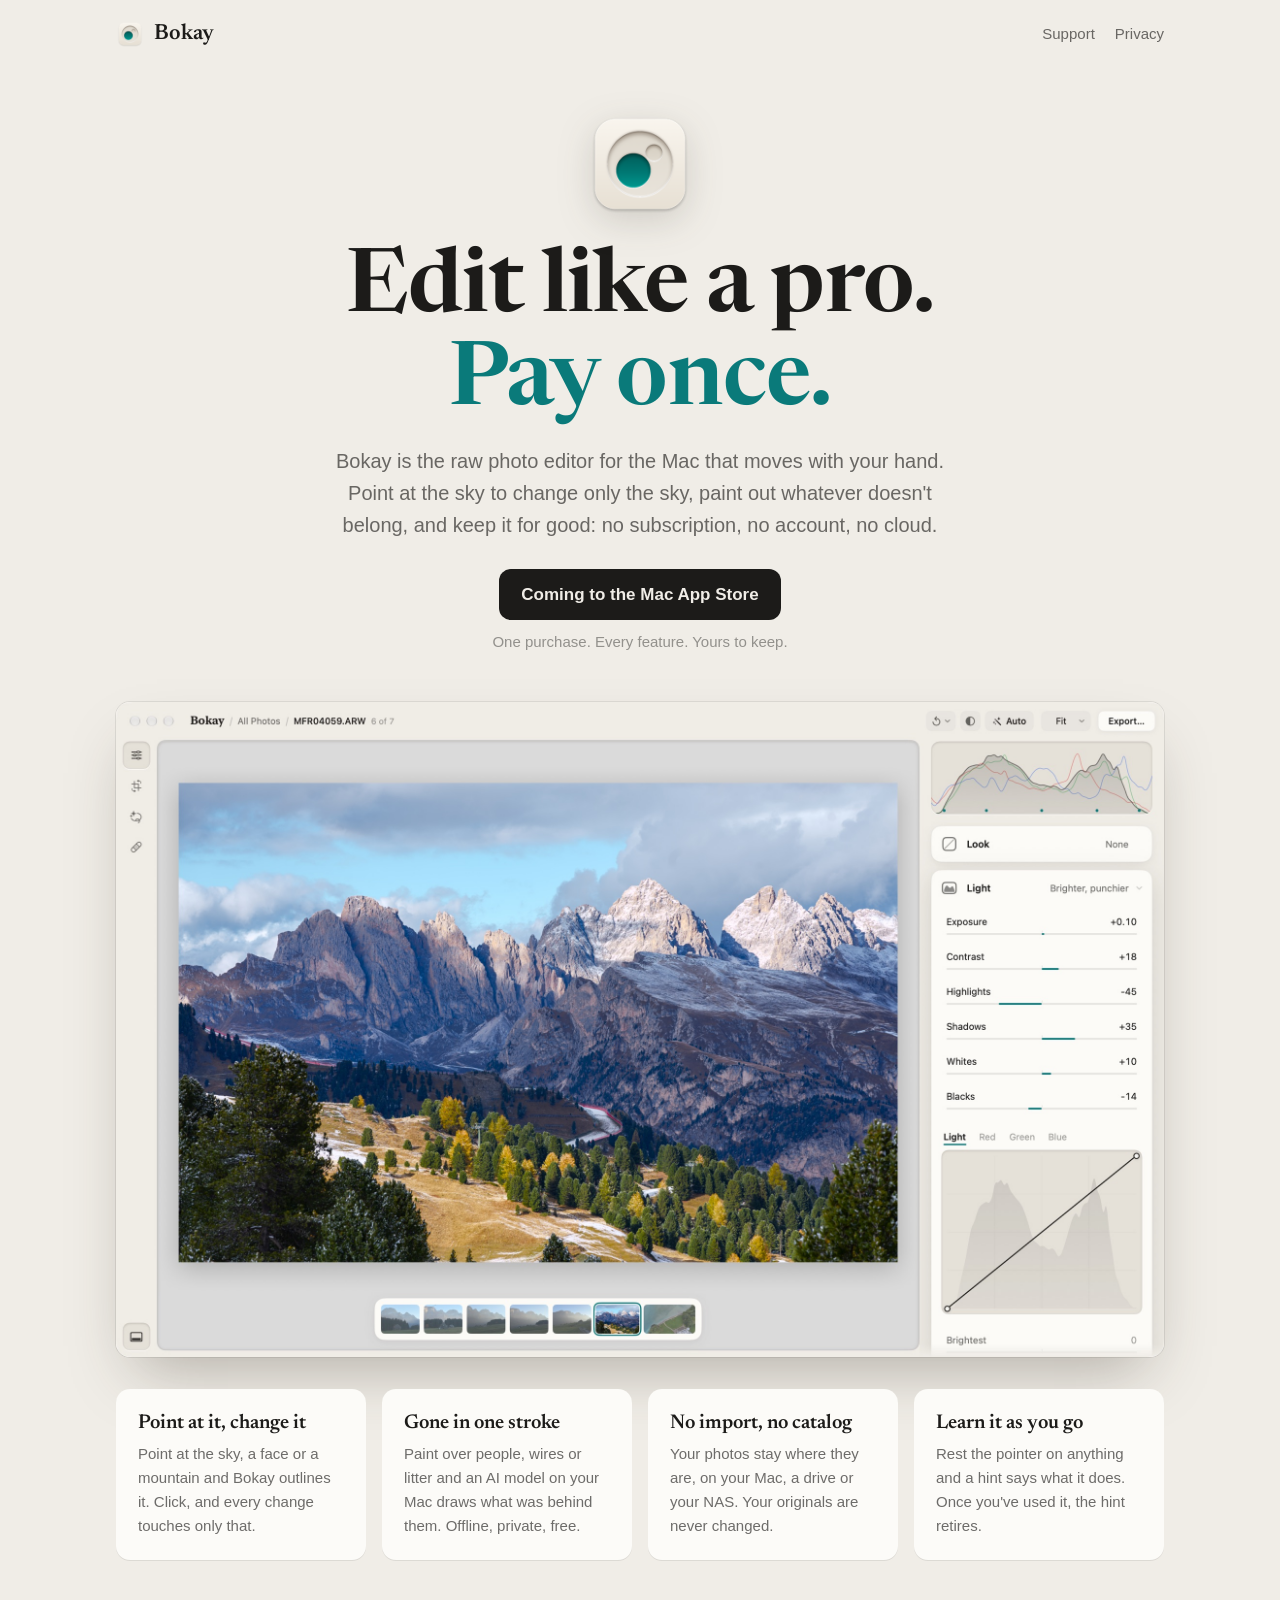
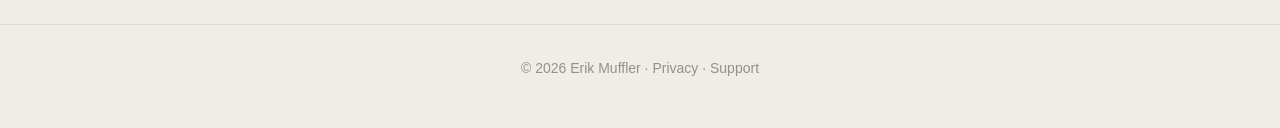
<file: index.html>
<!doctype html>
<html lang="en">
<head>
<meta charset="utf-8">
<meta name="viewport" content="width=device-width, initial-scale=1">
<title>Bokay Photo Editor</title>
<meta name="description" content="The raw photo editor for the Mac that you buy once. Point at the sky to change only the sky, paint out what doesn't belong. No subscription, no account, no cloud.">
<meta property="og:title" content="Bokay: the photo editor you buy once">
<meta property="og:description" content="Point at the sky to change only the sky. Paint out what doesn't belong. No subscription, no account, no cloud.">
<meta property="og:image" content="https://mfrports.github.io/bokay-web/og.jpg">
<link rel="icon" href="icon.png">
<link rel="stylesheet" href="site.css">
</head>
<body>
<header class="bar"><a class="brand" href="./"><img src="icon.png" alt="" width="28" height="28">Bokay</a><nav><a href="support.html">Support</a><a href="privacy.html">Privacy</a></nav></header>
<main>
  <section class="hero">
    <img class="icon" src="icon.png" alt="Bokay's icon">
    <h1>Edit like a pro.<br><em>Pay once.</em></h1>
    <p class="lede">Bokay is the raw photo editor for the Mac that moves with your hand. Point at the sky to change only the sky, paint out whatever doesn't belong, and keep it for good: no subscription, no account, no cloud.</p>
    <div class="buy">
      <!-- Once the app has its id: <a class="badge" href="https://apps.apple.com/app/idNNNNNNNNNN">Download on the Mac App Store</a> -->
      <span class="badge">Coming to the Mac App Store</span>
      <span class="price">One purchase. Every feature. Yours to keep.</span>
    </div>
  </section>
  <div class="shot"><img src="shot-hero.jpg" alt="Bokay's editor with a photo of the Dolomites, the Light card open beside it"></div>
  <section class="rows">
    <div class="row"><h3>Point at it, change it</h3><p>Point at the sky, a face or a mountain and Bokay outlines it. Click, and every change touches only that.</p></div>
    <div class="row"><h3>Gone in one stroke</h3><p>Paint over people, wires or litter and an AI model on your Mac draws what was behind them. Offline, private, free.</p></div>
    <div class="row"><h3>No import, no catalog</h3><p>Your photos stay where they are, on your Mac, a drive or your NAS. Your originals are never changed.</p></div>
    <div class="row"><h3>Learn it as you go</h3><p>Rest the pointer on anything and a hint says what it does. Once you've used it, the hint retires.</p></div>
  </section>
</main>
<footer class="foot">© 2026 Erik Muffler · <a href="privacy.html">Privacy</a> · <a href="support.html">Support</a></footer>
</body>
</html>
</file>
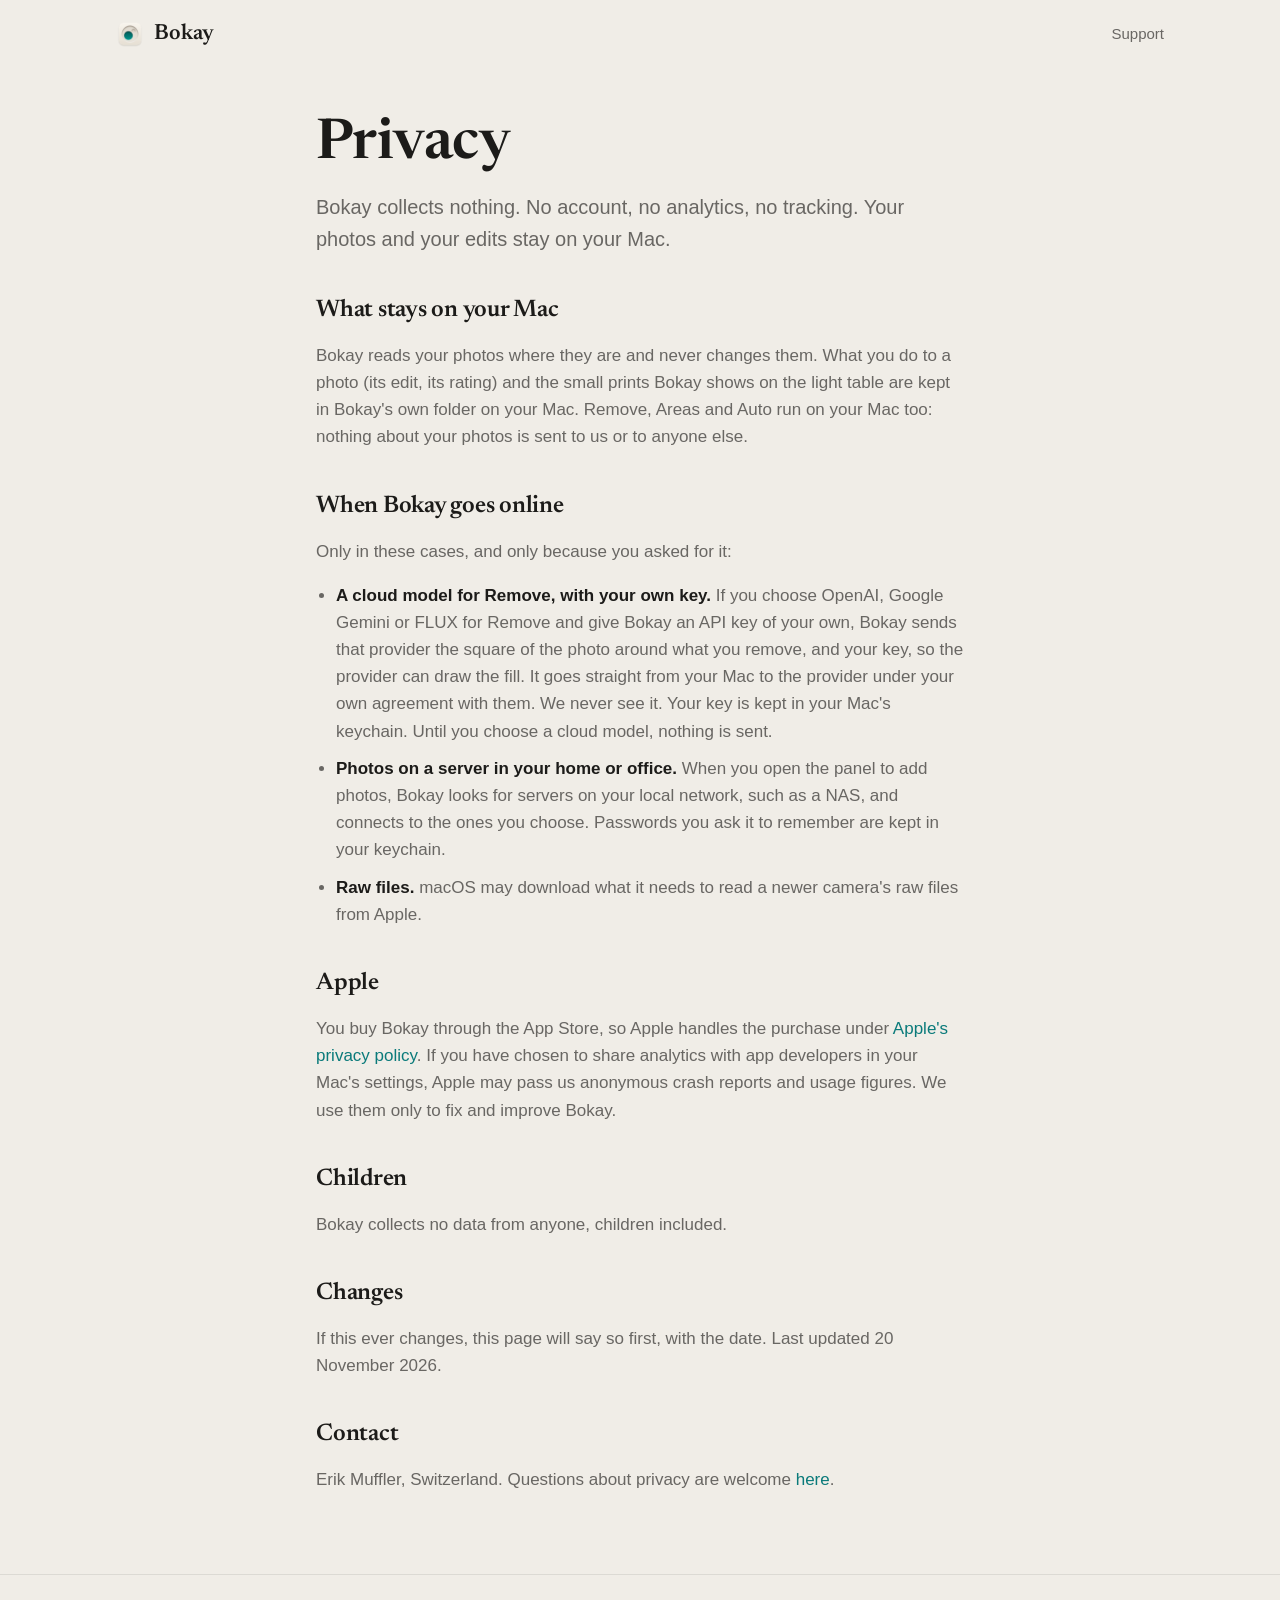
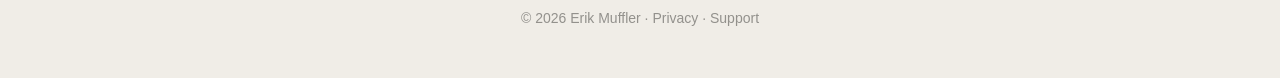
<file: privacy.html>
<!doctype html>
<html lang="en">
<head>
<meta charset="utf-8">
<meta name="viewport" content="width=device-width, initial-scale=1">
<title>Bokay Privacy</title>
<meta name="description" content="Bokay collects nothing. Your photos and edits stay on your Mac.">
<link rel="icon" href="icon.png">
<link rel="stylesheet" href="site.css">
</head>
<body>
<header class="bar"><a class="brand" href="./"><img src="icon.png" alt="" width="28" height="28">Bokay</a><nav><a href="support.html">Support</a></nav></header>
<main class="page">
  <h1>Privacy</h1>
  <p class="lede">Bokay collects nothing. No account, no analytics, no tracking. Your photos and your edits stay on your Mac.</p>

  <h2>What stays on your Mac</h2>
  <p>Bokay reads your photos where they are and never changes them. What you do to a photo (its edit, its rating) and the small prints Bokay shows on the light table are kept in Bokay's own folder on your Mac. Remove, Areas and Auto run on your Mac too: nothing about your photos is sent to us or to anyone else.</p>

  <h2>When Bokay goes online</h2>
  <p>Only in these cases, and only because you asked for it:</p>
  <ul>
    <li><strong>A cloud model for Remove, with your own key.</strong> If you choose OpenAI, Google Gemini or FLUX for Remove and give Bokay an API key of your own, Bokay sends that provider the square of the photo around what you remove, and your key, so the provider can draw the fill. It goes straight from your Mac to the provider under your own agreement with them. We never see it. Your key is kept in your Mac's keychain. Until you choose a cloud model, nothing is sent.</li>
    <li><strong>Photos on a server in your home or office.</strong> When you open the panel to add photos, Bokay looks for servers on your local network, such as a NAS, and connects to the ones you choose. Passwords you ask it to remember are kept in your keychain.</li>
    <li><strong>Raw files.</strong> macOS may download what it needs to read a newer camera's raw files from Apple.</li>
  </ul>

  <h2>Apple</h2>
  <p>You buy Bokay through the App Store, so Apple handles the purchase under <a href="https://www.apple.com/legal/privacy/">Apple's privacy policy</a>. If you have chosen to share analytics with app developers in your Mac's settings, Apple may pass us anonymous crash reports and usage figures. We use them only to fix and improve Bokay.</p>

  <h2>Children</h2>
  <p>Bokay collects no data from anyone, children included.</p>

  <h2>Changes</h2>
  <p>If this ever changes, this page will say so first, with the date. Last updated 20 November 2026.</p>

  <h2>Contact</h2>
  <p>Erik Muffler, Switzerland. Questions about privacy are welcome <a href="https://github.com/mfrports/bokay-web/issues/new">here</a>.</p>
</main>
<footer class="foot">© 2026 Erik Muffler · <a href="privacy.html">Privacy</a> · <a href="support.html">Support</a></footer>
</body>
</html>
</file>
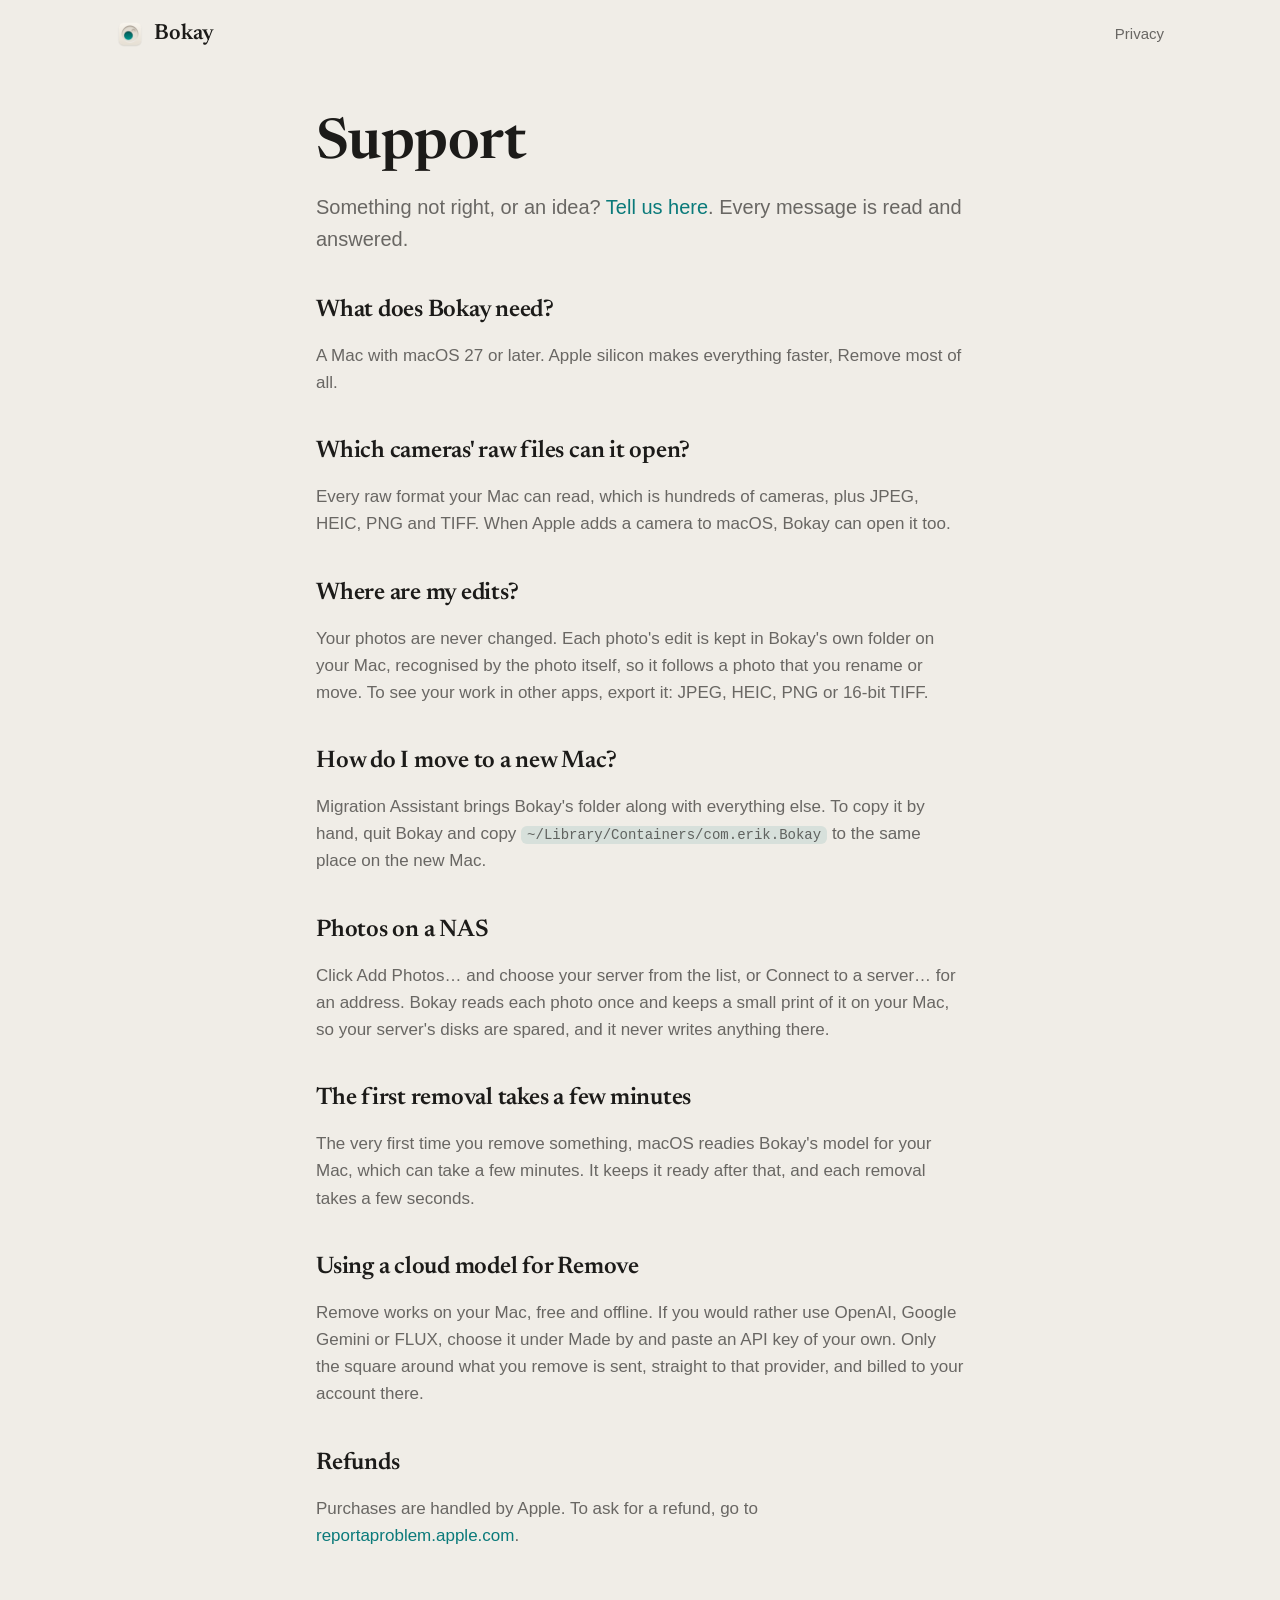
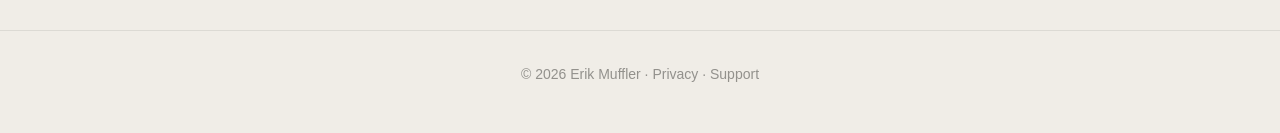
<file: support.html>
<!doctype html>
<html lang="en">
<head>
<meta charset="utf-8">
<meta name="viewport" content="width=device-width, initial-scale=1">
<title>Bokay Support</title>
<meta name="description" content="Help with Bokay, the photo editor for the Mac.">
<link rel="icon" href="icon.png">
<link rel="stylesheet" href="site.css">
</head>
<body>
<header class="bar"><a class="brand" href="./"><img src="icon.png" alt="" width="28" height="28">Bokay</a><nav><a href="privacy.html">Privacy</a></nav></header>
<main class="page">
  <h1>Support</h1>
  <p class="lede">Something not right, or an idea? <a href="https://github.com/mfrports/bokay-web/issues/new">Tell us here</a>. Every message is read and answered.</p>

  <h2>What does Bokay need?</h2>
  <p>A Mac with macOS 27 or later. Apple silicon makes everything faster, Remove most of all.</p>

  <h2>Which cameras' raw files can it open?</h2>
  <p>Every raw format your Mac can read, which is hundreds of cameras, plus JPEG, HEIC, PNG and TIFF. When Apple adds a camera to macOS, Bokay can open it too.</p>

  <h2>Where are my edits?</h2>
  <p>Your photos are never changed. Each photo's edit is kept in Bokay's own folder on your Mac, recognised by the photo itself, so it follows a photo that you rename or move. To see your work in other apps, export it: JPEG, HEIC, PNG or 16-bit TIFF.</p>

  <h2>How do I move to a new Mac?</h2>
  <p>Migration Assistant brings Bokay's folder along with everything else. To copy it by hand, quit Bokay and copy <code>~/Library/Containers/com.erik.Bokay</code> to the same place on the new Mac.</p>

  <h2>Photos on a NAS</h2>
  <p>Click Add Photos… and choose your server from the list, or Connect to a server… for an address. Bokay reads each photo once and keeps a small print of it on your Mac, so your server's disks are spared, and it never writes anything there.</p>

  <h2>The first removal takes a few minutes</h2>
  <p>The very first time you remove something, macOS readies Bokay's model for your Mac, which can take a few minutes. It keeps it ready after that, and each removal takes a few seconds.</p>

  <h2>Using a cloud model for Remove</h2>
  <p>Remove works on your Mac, free and offline. If you would rather use OpenAI, Google Gemini or FLUX, choose it under Made by and paste an API key of your own. Only the square around what you remove is sent, straight to that provider, and billed to your account there.</p>

  <h2>Refunds</h2>
  <p>Purchases are handled by Apple. To ask for a refund, go to <a href="https://reportaproblem.apple.com">reportaproblem.apple.com</a>.</p>
</main>
<footer class="foot">© 2026 Erik Muffler · <a href="privacy.html">Privacy</a> · <a href="support.html">Support</a></footer>
</body>
</html>
</file>
<file: site.css>
/* Bokay's site: warm paper, near-black ink, and glow, as in the app (Views/Theme.swift). */
@import url("https://fonts.googleapis.com/css2?family=Newsreader:opsz,wght@6..72,500;6..72,600&display=swap");

:root {
  --paper: #F0EDE7; --panel: #F6F4EF; --card: #FCFBF8; --ink: #1C1B19;
  --ink2: rgba(28, 27, 25, .64); --ink3: rgba(28, 27, 25, .44); --hair: rgba(28, 27, 25, .09);
  --glow: #0A7A7A; --glow-wash: rgba(10, 122, 122, .11);
  color-scheme: light dark;
}
@media (prefers-color-scheme: dark) {
  :root:not([data-theme="light"]) {
    --paper: #1B1A18; --panel: #22211F; --card: #2A2926; --ink: #EDEAE4;
    --ink2: rgba(237, 234, 228, .64); --ink3: rgba(237, 234, 228, .44); --hair: rgba(237, 234, 228, .09);
    --glow: #4FCAC2; --glow-wash: rgba(79, 202, 194, .16);
  }
}
:root[data-theme="dark"] {
  --paper: #1B1A18; --panel: #22211F; --card: #2A2926; --ink: #EDEAE4;
  --ink2: rgba(237, 234, 228, .64); --ink3: rgba(237, 234, 228, .44); --hair: rgba(237, 234, 228, .09);
  --glow: #4FCAC2; --glow-wash: rgba(79, 202, 194, .16);
}

* { box-sizing: border-box; }
html { -webkit-text-size-adjust: 100%; }
body {
  margin: 0; background: var(--paper); color: var(--ink);
  font: 17px/1.6 -apple-system, BlinkMacSystemFont, "SF Pro Text", "Helvetica Neue", sans-serif;
  -webkit-font-smoothing: antialiased;
}
a { color: var(--glow); text-decoration: none; }
a:hover { text-decoration: underline; text-underline-offset: 3px; }
code { font: 14px ui-monospace, "SF Mono", Menlo, monospace; background: var(--glow-wash); padding: 1px 6px; border-radius: 6px; word-break: break-all; }

.bar { display: flex; align-items: center; justify-content: space-between; max-width: 1080px; margin: 0 auto; padding: 20px 16px; }
.brand { display: flex; align-items: center; gap: 10px; font: 600 22px/1 Newsreader, "New York", Georgia, serif; color: var(--ink); }
.brand:hover { text-decoration: none; }
.bar nav a { color: var(--ink2); margin-left: 20px; font-size: 15px; }

.page { max-width: 680px; margin: 0 auto; padding: 24px 16px 64px; }
h1, h2, .display { font-family: Newsreader, "New York", Georgia, serif; font-weight: 600; letter-spacing: -0.01em; }
h1 { font-size: clamp(40px, 8vw, 56px); line-height: 1.05; margin: 24px 0 16px; }
h2 { font-size: 24px; line-height: 1.25; margin: 40px 0 8px; }
.lede { font-size: 20px; color: var(--ink2); margin: 0 0 8px; }
p, li { color: var(--ink2); }
strong { color: var(--ink); font-weight: 600; }
ul { padding-left: 20px; }
li { margin: 10px 0; }

.foot { text-align: center; color: var(--ink3); font-size: 14px; padding: 32px 16px 48px; border-top: 1px solid var(--hair); }
.foot a { color: var(--ink3); }

/* The landing page */
.hero { text-align: center; padding: 40px 16px 0; }
.hero img.icon { width: 112px; height: 112px; filter: drop-shadow(0 10px 18px rgba(58, 50, 38, .18)); }
.hero h1 { font-size: clamp(44px, 9vw, 88px); margin: 16px auto 16px; max-width: 900px; }
.hero h1 em { font-style: normal; color: var(--glow); }
.hero .lede { max-width: 620px; margin: 0 auto 28px; }
.buy { display: inline-flex; flex-direction: column; align-items: center; gap: 10px; }
.buy .price { color: var(--ink3); font-size: 15px; }
.badge { display: inline-block; background: var(--ink); color: var(--paper); border-radius: 12px; padding: 12px 22px; font-weight: 600; }
.badge:hover { text-decoration: none; opacity: .92; }
.shot { max-width: 1080px; margin: 48px auto 0; padding: 0 16px; }
.shot img { width: 100%; height: auto; border-radius: 14px; box-shadow: 0 30px 60px -20px rgba(58, 50, 38, .35), 0 0 0 1px var(--hair); }
.rows { max-width: 1080px; margin: 0 auto; padding: 24px 16px 64px; display: grid; gap: 16px; grid-template-columns: repeat(auto-fit, minmax(240px, 1fr)); }
.row { background: var(--card); border-radius: 14px; padding: 22px; box-shadow: 0 1px 0 var(--hair); }
.row h3 { font: 600 20px/1.25 Newsreader, "New York", Georgia, serif; margin: 0 0 6px; color: var(--ink); }
.row p { margin: 0; font-size: 15px; }
</file>
